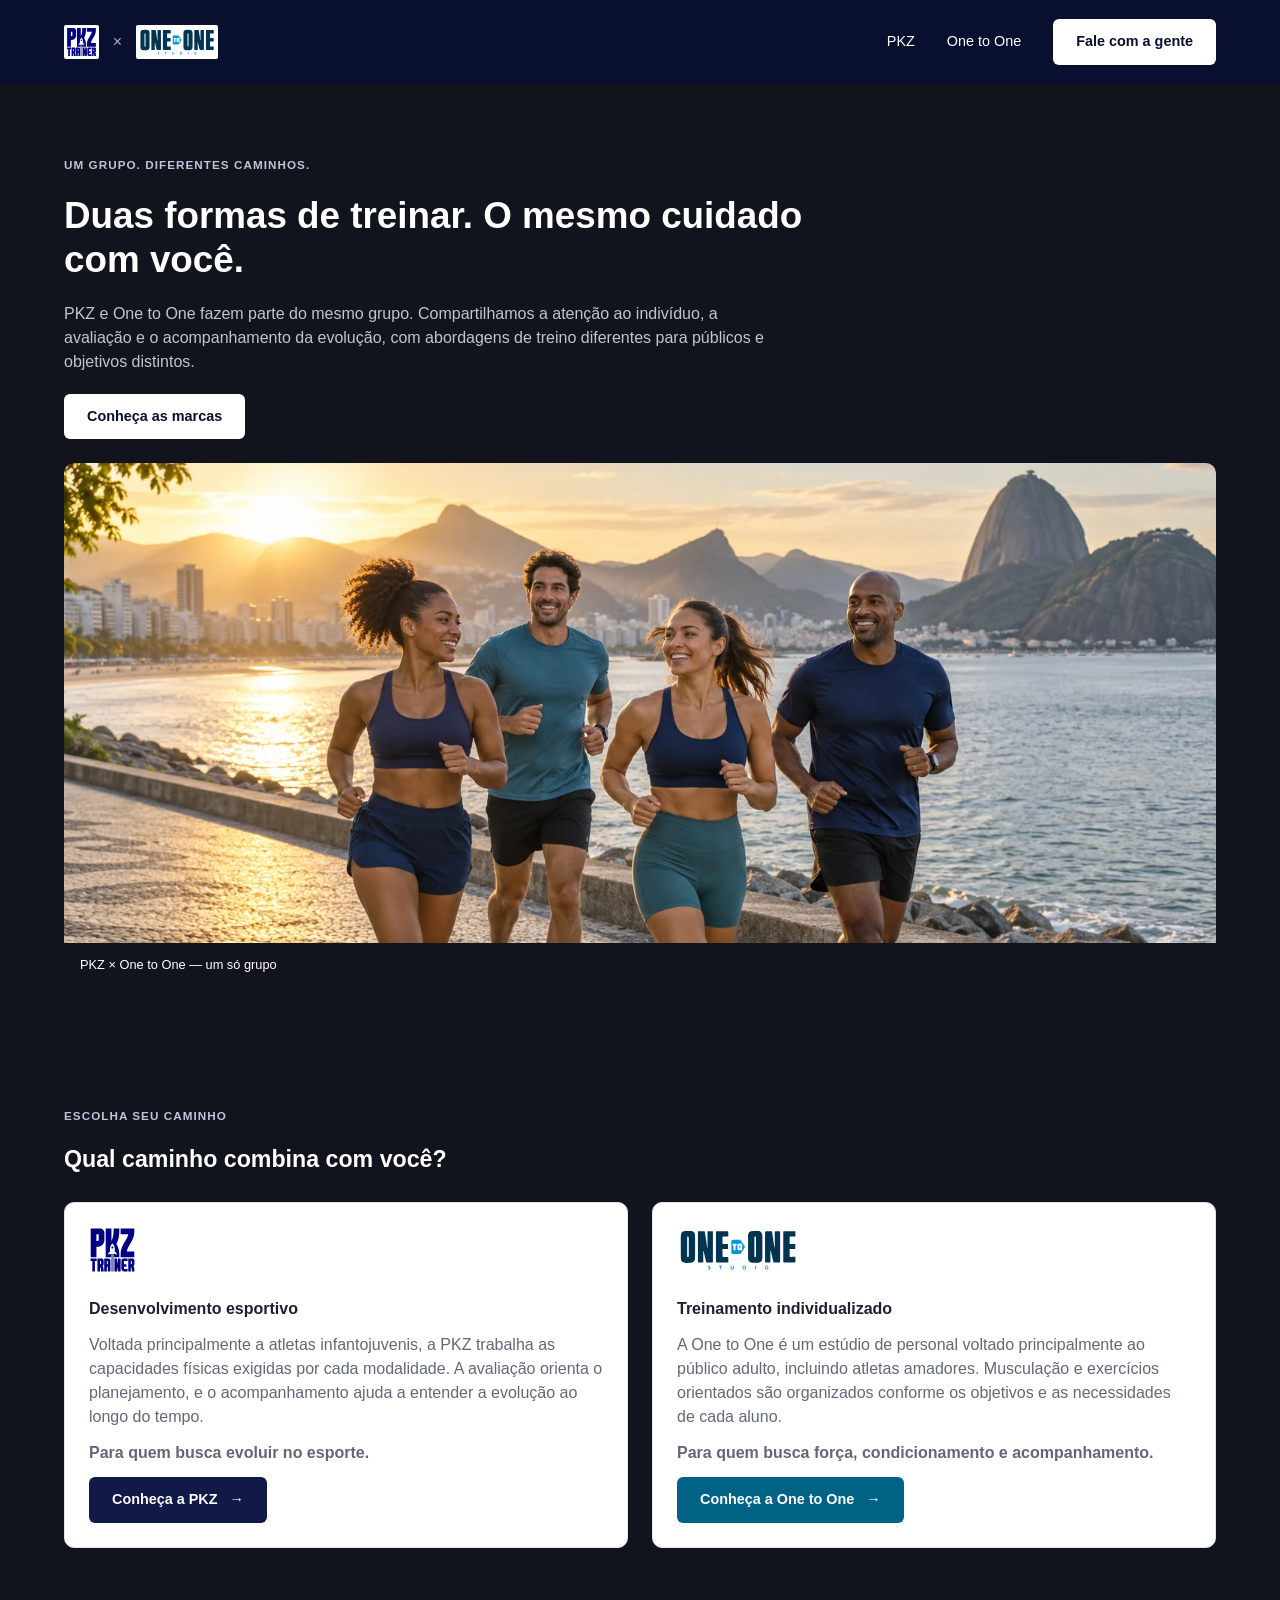
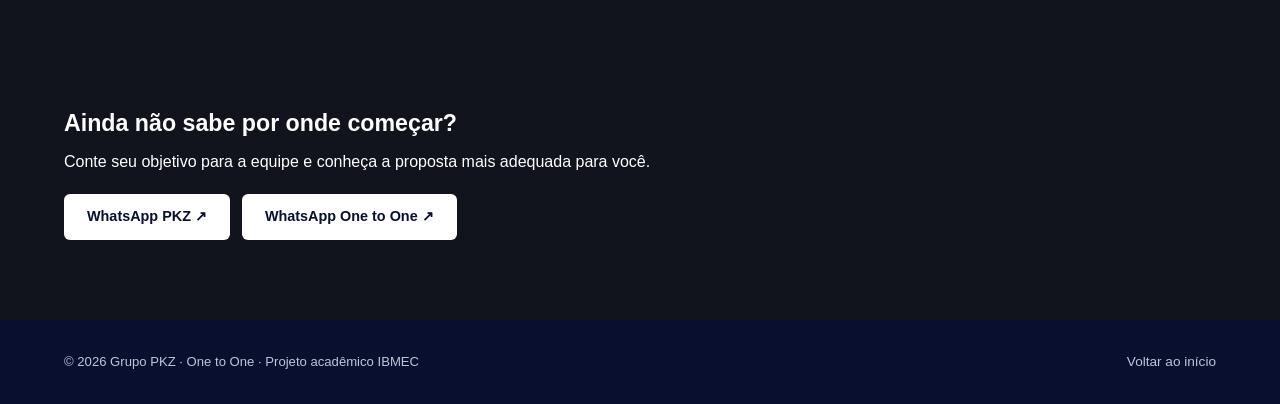
<file: index.html>
<!doctype html>
<html lang="pt-BR">

<head>
    <meta charset="UTF-8" />
    <meta name="viewport" content="width=device-width, initial-scale=1.0" />
    <meta name="description" content="Portal PKZ e One to One: treinamento, acompanhamento e agendamento de aulas." />
    <title>Início | PKZ · One to One</title>
    <link rel="icon" href="assets/logo-pkz.svg" type="image/svg+xml" />
    <link rel="stylesheet" href="comum.css" />
    <link rel="stylesheet" href="index.css" />
    <script src="comum.js" defer></script>
</head>

<body class="hub">
    <a class="pular" href="#conteudo">Pular para o conteúdo</a>
    <header class="cabecalho">
        <div class="container topo">
            <a class="marcas" href="index.html" aria-label="Início do grupo PKZ e One to One"><img
                    src="assets/logo-pkz.svg" alt="PKZ" /><span aria-hidden="true">×</span><img
                    src="assets/logo-one-to-one.svg" alt="One to One" /></a>
            <button class="menu-botao" aria-controls="menu" aria-expanded="false" aria-label="Abrir menu" type="button">
                ☰
            </button>
            <nav id="menu" class="menu" aria-label="Navegação principal">
                <a href="pkz.html">PKZ</a><a href="one-to-one.html">One to One</a><a class="botao claro"
                    href="#contato">Fale com a gente</a>
            </nav>
        </div>
    </header>
    <main id="conteudo">
        <!-- Apresentação do grupo e acesso às duas marcas. -->
        <section class="hub-hero container">
            <p class="etiqueta">UM GRUPO. DIFERENTES CAMINHOS.</p>
            <h1>Duas formas de treinar. O mesmo cuidado com você.</h1>
            <p>
                PKZ e One to One fazem parte do mesmo grupo. Compartilhamos a atenção ao indivíduo, a
                avaliação e o acompanhamento da evolução, com abordagens de treino diferentes para
                públicos e objetivos distintos.
            </p>
            <a class="botao claro" href="#empresas">Conheça as marcas</a>
            <figure class="banner">
                <img src="assets/hub_banner.webp" width="1536" height="1024" fetchpriority="high"
                    alt="Pessoas praticando atividades físicas ao ar livre" />
                <figcaption>PKZ × One to One — um só grupo</figcaption>
            </figure>
        </section>
        <section id="empresas" class="secao container">
            <p class="etiqueta">ESCOLHA SEU CAMINHO</p>
            <h2>Qual caminho combina com você?</h2>
            <div class="duas-colunas marcas-cards">
                <article class="cartao">
                    <img class="card-logo" src="assets/logo-pkz.svg" alt="PKZ" />
                    <h3>Desenvolvimento esportivo</h3>
                    <p>
                        Voltada principalmente a atletas infantojuvenis, a PKZ trabalha as capacidades
                        físicas exigidas por cada modalidade. A avaliação orienta o planejamento, e o
                        acompanhamento ajuda a entender a evolução ao longo do tempo.
                    </p>
                    <p><strong>Para quem busca evoluir no esporte.</strong></p>
                    <a class="botao" href="pkz.html">Conheça a PKZ <span aria-hidden="true">→</span></a>
                </article>
                <article class="cartao">
                    <img class="card-logo" src="assets/logo-one-to-one.svg" alt="One to One" />
                    <h3>Treinamento individualizado</h3>
                    <p>
                        A One to One é um estúdio de personal voltado principalmente ao público adulto,
                        incluindo atletas amadores. Musculação e exercícios orientados são organizados
                        conforme os objetivos e as necessidades de cada aluno.
                    </p>
                    <p><strong>Para quem busca força, condicionamento e acompanhamento.</strong></p>
                    <a class="botao azul" href="one-to-one.html">Conheça a One to One <span aria-hidden="true">→</span></a>
                </article>
            </div>
        </section>
        <section class="secao container" id="contato">
            <h2>Ainda não sabe por onde começar?</h2>
            <p>Conte seu objetivo para a equipe e conheça a proposta mais adequada para você.</p>
            <div class="acoes">
                <a class="botao claro" href="https://wa.me/5521972657266" target="_blank" rel="noopener noreferrer">WhatsApp
                    PKZ ↗</a><a class="botao claro" href="https://wa.me/5521971067347" target="_blank"
                    rel="noopener noreferrer">WhatsApp One to One ↗</a>
            </div>
        </section>
    </main>
    <footer class="rodape">
        <div class="container">
            <small>© 2026 Grupo PKZ · One to One · Projeto acadêmico IBMEC</small><a href="index.html">Voltar ao início</a>
        </div>
    </footer>
    </body>
    
    </html>
</file>
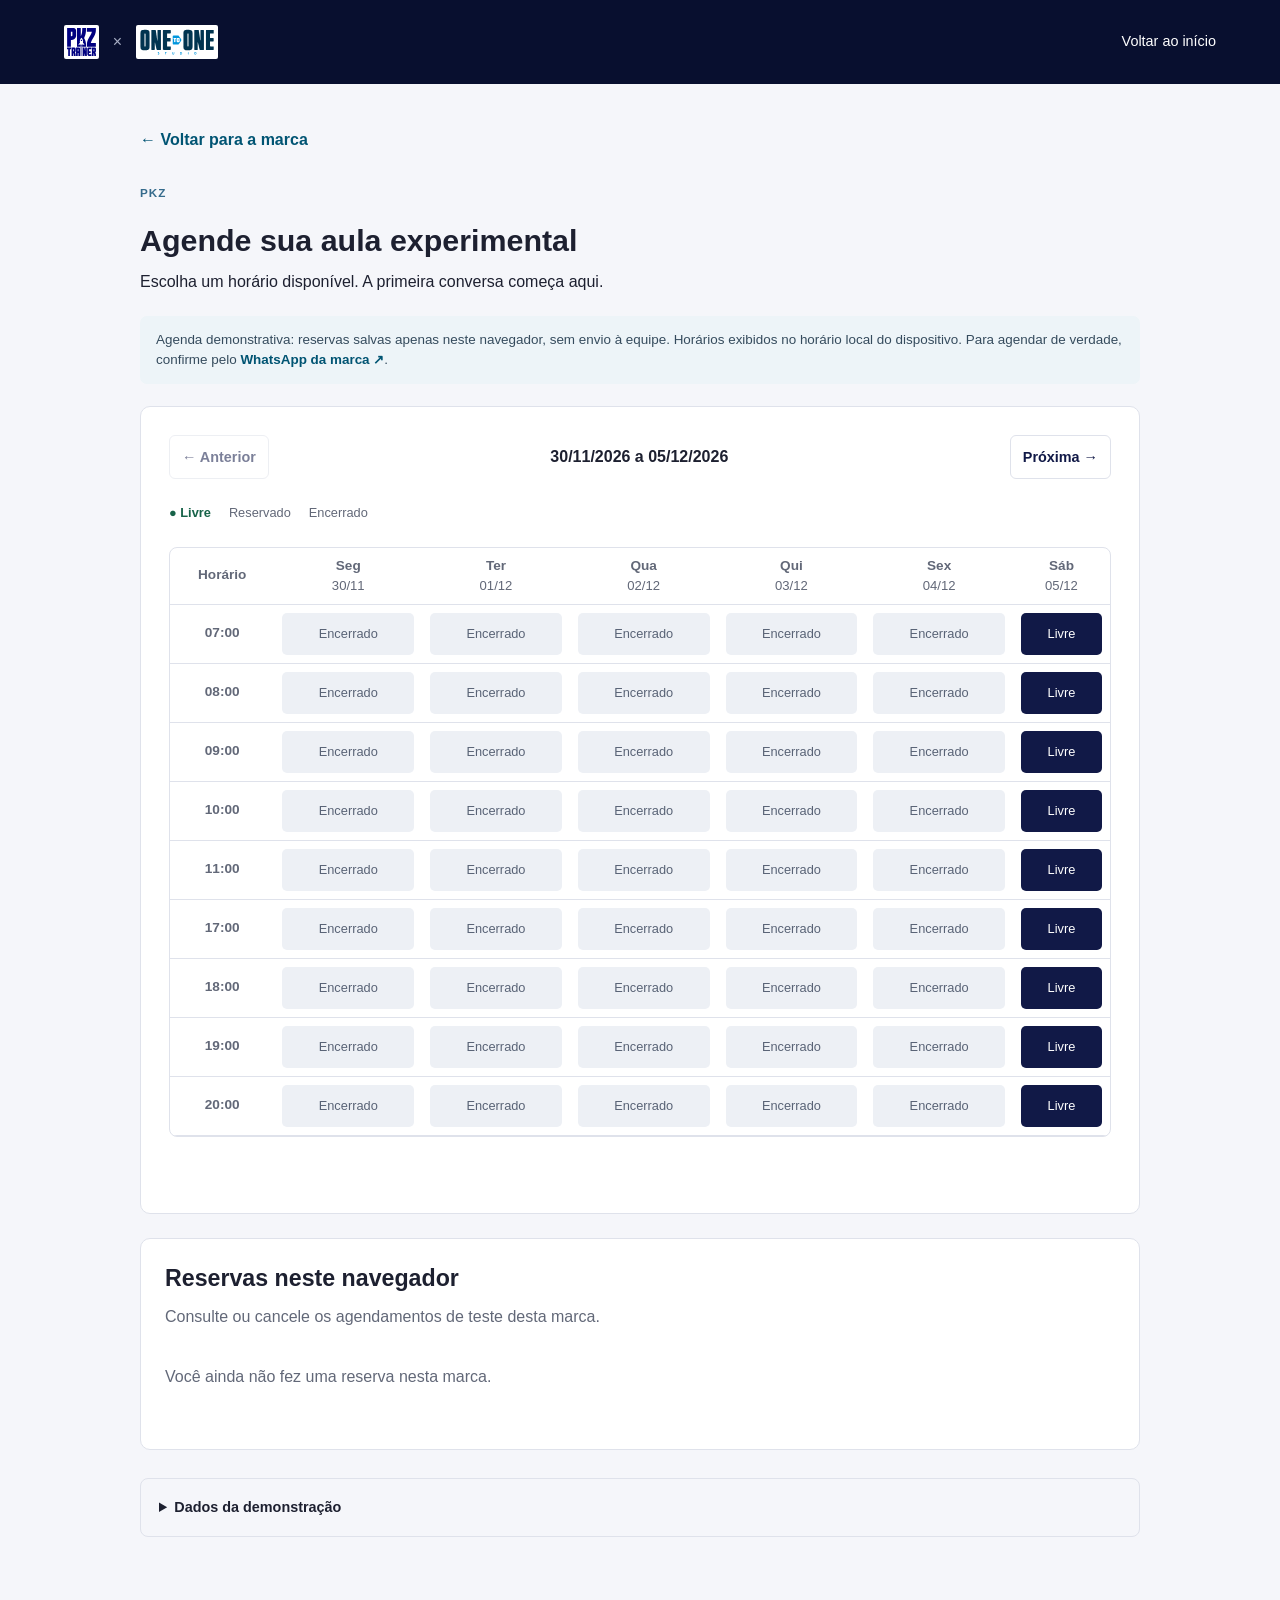
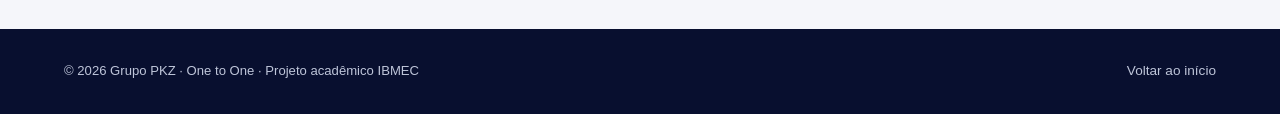
<file: agendamento.html>
<!doctype html>
<html lang="pt-BR">
  <head>
    <meta charset="UTF-8" />
    <meta name="viewport" content="width=device-width, initial-scale=1.0" />
    <meta
      name="description"
      content="Portal PKZ e One to One: treinamento, acompanhamento e agendamento de aulas."
    />
    <title>Agendamento | PKZ · One to One</title>
    <link rel="icon" href="assets/logo-pkz.svg" type="image/svg+xml" />
    <link rel="stylesheet" href="comum.css" />
    <link rel="stylesheet" href="agendamento.css" />
    <script src="comum.js" defer></script>
    <script src="dados.js" defer></script>
    <script src="agendamento.js" defer></script>
  </head>
  <body class="agenda-pagina">
    <a class="pular" href="#conteudo">Pular para o conteúdo</a>
    <header class="cabecalho">
      <div class="container topo">
        <a class="marcas" href="index.html" aria-label="Início do grupo PKZ e One to One"
          ><img src="assets/logo-pkz.svg" alt="PKZ" /><span aria-hidden="true">×</span
          ><img src="assets/logo-one-to-one.svg" alt="One to One" /></a
        ><a class="link-claro" href="index.html">Voltar ao início</a>
      </div>
    </header>
    <main id="conteudo" class="container agenda-container">
      <a id="voltar-marca" class="texto-link" href="pkz.html">← Voltar para a marca</a>
      <p class="etiqueta" id="nome-marca">PKZ</p>
      <h1>Agende sua aula experimental</h1>
      <p>Escolha um horário disponível. A primeira conversa começa aqui.</p>
      <p class="aviso">
        Agenda demonstrativa: reservas salvas apenas neste navegador, sem envio à equipe. Horários
        exibidos no horário local do dispositivo. Para agendar de verdade, confirme pelo
        <a
          id="whatsapp-agenda"
          class="texto-link"
          href="https://wa.me/5521972657266"
          target="_blank"
          rel="noopener noreferrer"
          >WhatsApp da marca ↗</a
        >.
      </p>
      <!-- A tabela permite consultar a semana atual e as três seguintes. -->
      <section class="cartao agenda-cartao" aria-labelledby="semana-texto">
        <div class="agenda-topo">
          <button type="button" class="botao secundario" id="anterior">← Anterior</button>
          <h2 id="semana-texto"></h2>
          <button type="button" class="botao secundario" id="proxima">Próxima →</button>
        </div>
        <p class="legenda"><span>● Livre</span><span>Reservado</span><span>Encerrado</span></p>
        <div class="dias-mobile" id="dias-mobile" role="group" aria-label="Escolha o dia"></div>
        <div
          class="tabela-rolagem"
          tabindex="0"
          role="region"
          aria-label="Horários disponíveis: tabela com rolagem horizontal"
        >
          <table id="grade">
            <caption class="visualmente-oculto">
              Horários da semana
            </caption>
          </table>
        </div>
        <p id="status-agenda" class="mensagem" role="status" aria-live="polite"></p>
      </section>
      <section class="cartao minhas-reservas" aria-labelledby="reservas-titulo">
        <h2 id="reservas-titulo">Reservas neste navegador</h2>
        <p>Consulte ou cancele os agendamentos de teste desta marca.</p>
        <div id="lista-reservas"></div>
      </section>
      <details class="dados-teste">
        <summary>Dados da demonstração</summary>
        <p>Use esta área para conferir o armazenamento local durante a apresentação.</p>
        <button
          class="botao secundario"
          id="ver-dados"
          type="button"
          aria-expanded="false"
          aria-controls="dados-json"
        >
          Ver dados salvos
        </button>
        <pre id="dados-json" hidden></pre>
        <button class="link-botao" id="limpar-reservas" type="button">
          Limpar reservas desta marca
        </button>
      </details>
    </main>
    <dialog id="reserva-modal" aria-labelledby="reserva-titulo">
      <form id="reserva-form">
        <h2 id="reserva-titulo">Confirmar horário</h2>
        <p id="resumo-horario"></p>
        <label for="reserva-nome">Nome do aluno ou responsável</label
        ><input
          id="reserva-nome"
          name="nome"
          required
          minlength="2"
          maxlength="80"
          autocomplete="name"
        />
        <label for="reserva-email">E-mail</label
        ><input
          id="reserva-email"
          name="email"
          type="email"
          required
          maxlength="120"
          autocomplete="email"
        />
        <label for="reserva-telefone">Telefone com DDD</label
        ><input
          id="reserva-telefone"
          name="telefone"
          type="tel"
          required
          maxlength="22"
          autocomplete="tel"
          placeholder="(21) 99999-9999"
        />
        <p id="erro-reserva" class="erro mensagem" role="alert"></p>
        <div class="acoes">
          <button class="botao secundario" type="button" data-fechar>Voltar</button
          ><button type="submit" class="botao">Confirmar reserva</button>
        </div>
      </form>
    </dialog>
    <dialog id="confirmar-exclusao" aria-labelledby="exclusao-titulo">
      <h2 id="exclusao-titulo">Cancelar reserva?</h2>
      <p id="exclusao-texto"></p>
      <div class="acoes">
        <button class="botao secundario" type="button" data-fechar>Manter</button
        ><button class="botao perigo" type="button" id="excluir-confirmado">Confirmar</button>
      </div>
    </dialog>
    <footer class="rodape">
      <div class="container">
        <small>© 2026 Grupo PKZ · One to One · Projeto acadêmico IBMEC</small
        ><a href="index.html">Voltar ao início</a>
      </div>
    </footer>
  </body>
</html>
</file>
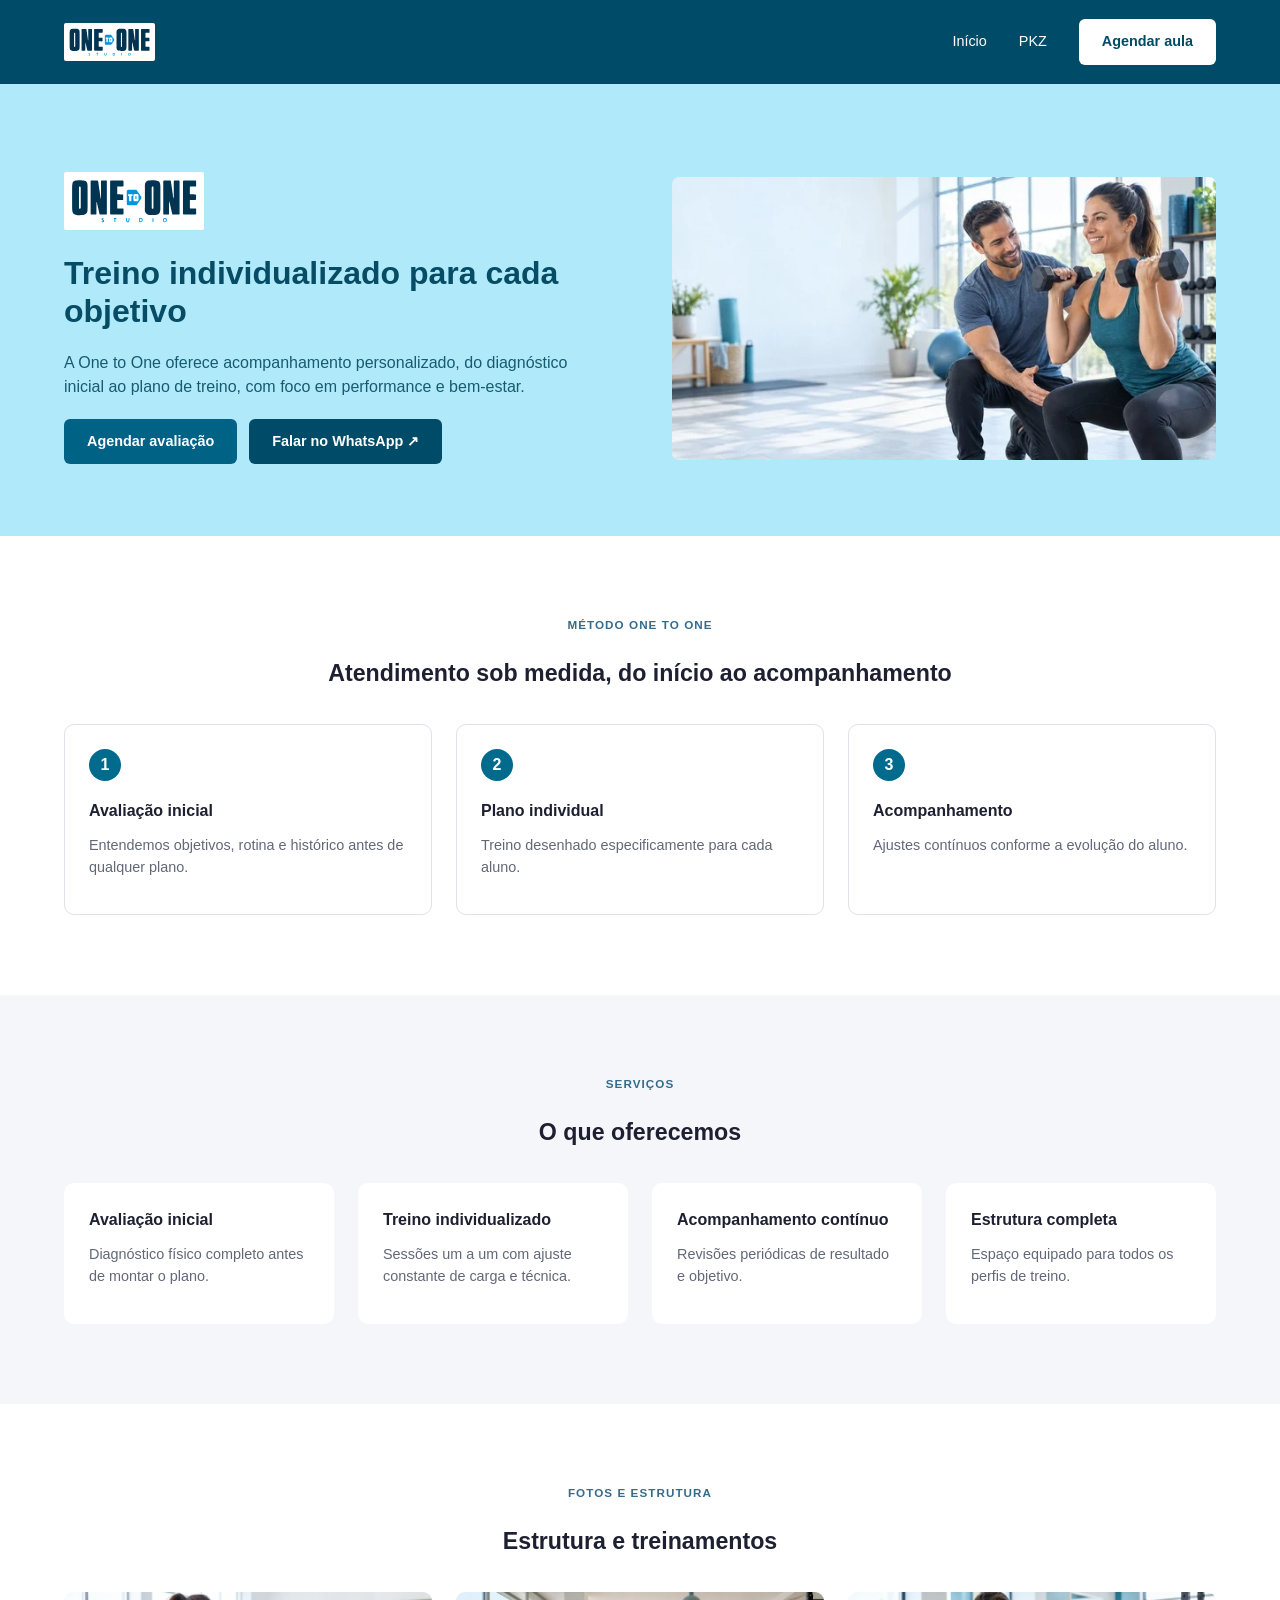
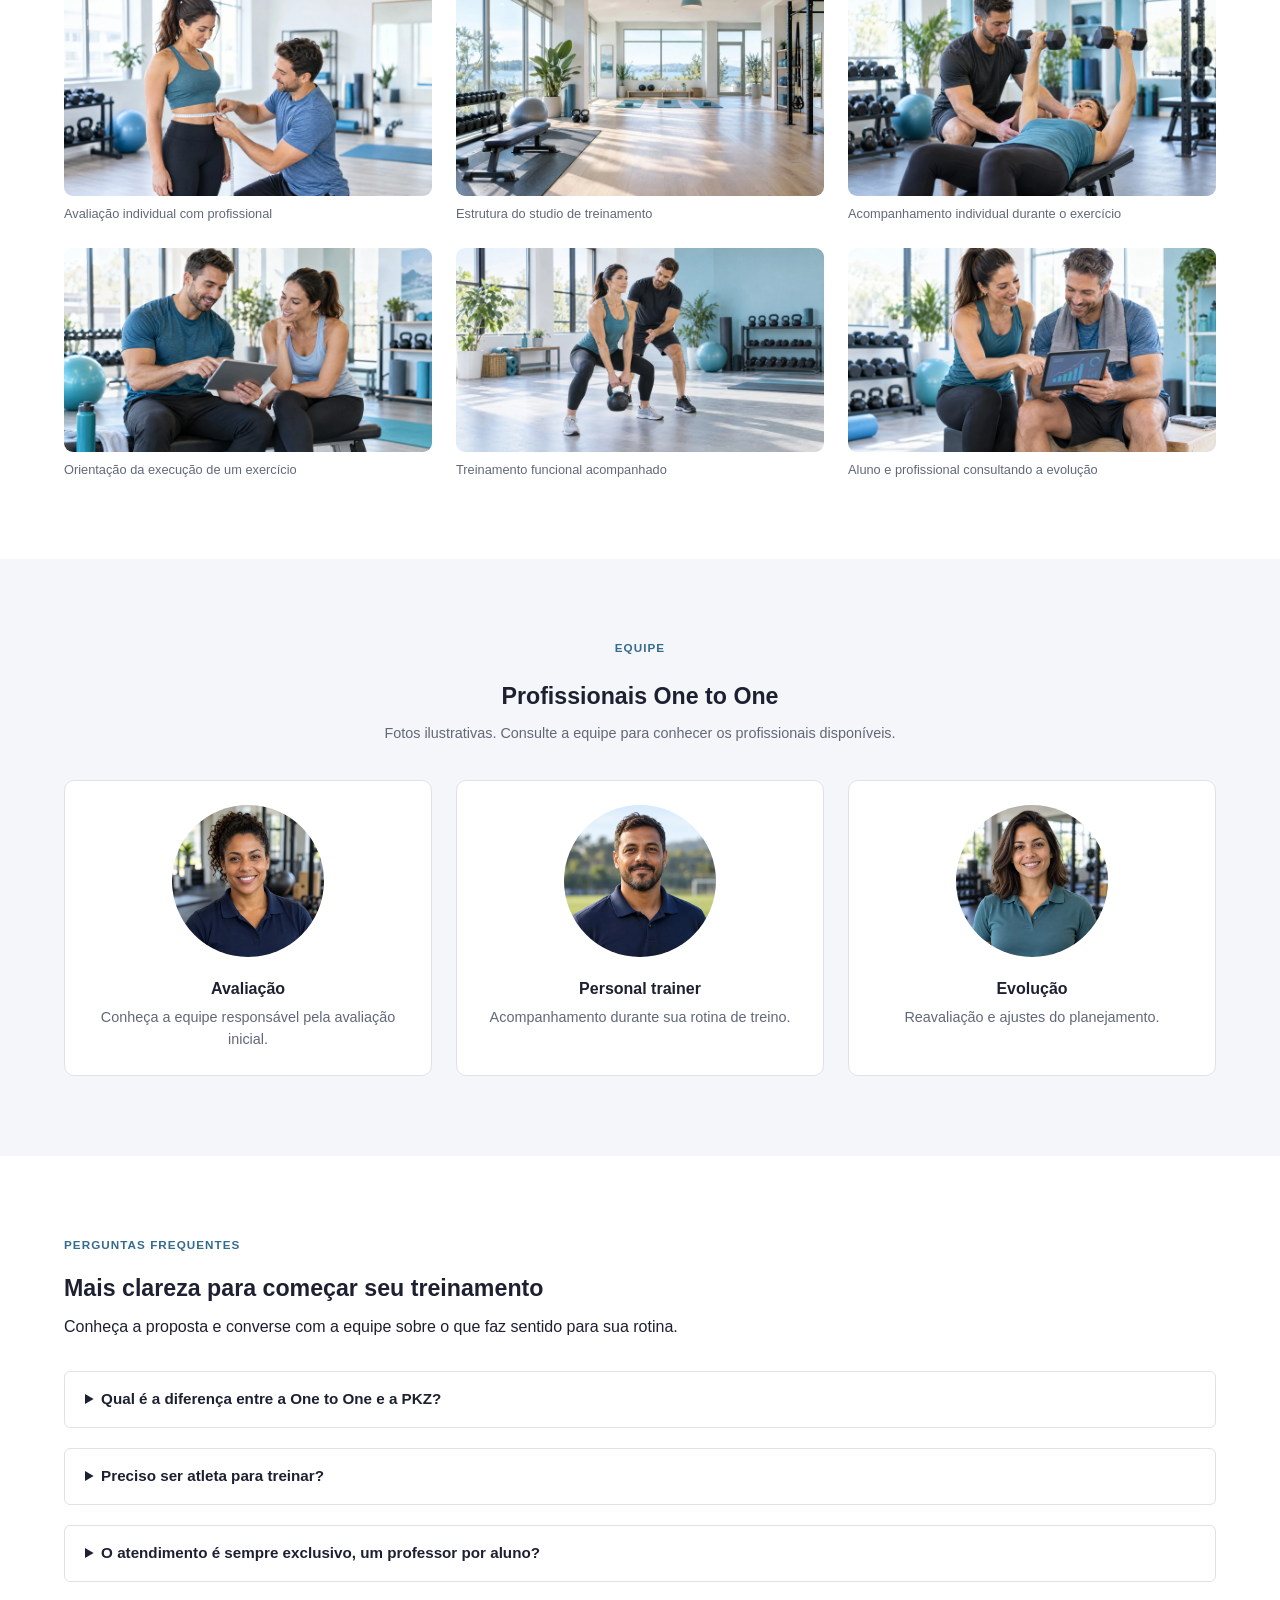
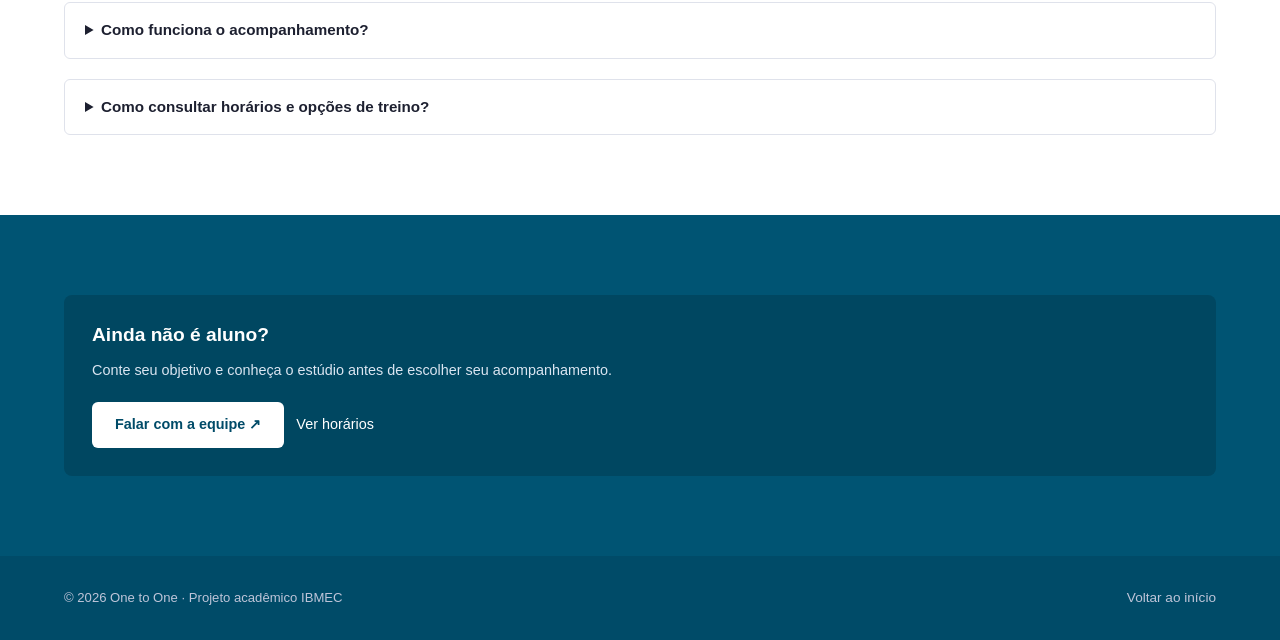
<file: one-to-one.html>
<!doctype html>
<html lang="pt-BR">

<head>
    <meta charset="UTF-8" />
    <meta name="viewport" content="width=device-width, initial-scale=1.0" />
    <meta name="description" content="Portal PKZ e One to One: treinamento, acompanhamento e agendamento de aulas." />
    <title>One to One | PKZ · One to One</title>
    <link rel="icon" href="assets/logo-pkz.svg" type="image/svg+xml" />
    <link rel="stylesheet" href="comum.css" />
    <link rel="stylesheet" href="one-to-one.css" />
    <script src="comum.js" defer></script>
</head>

<body class="oto">
    <a class="pular" href="#conteudo">Pular para o conteúdo</a>
    <header class="cabecalho">
        <div class="container topo">
            <a class="marca" href="index.html" aria-label="Voltar ao início do grupo"><img
                    src="assets/logo-one-to-one.svg" alt="One to One" /></a>
            <button class="menu-botao" aria-controls="menu" aria-expanded="false" aria-label="Abrir menu" type="button">
                ☰
            </button>
            <nav id="menu" class="menu" aria-label="Navegação principal">
                <a href="index.html">Início</a>
                <a href="pkz.html">PKZ</a>
                <a class="botao claro" href="agendamento.html?marca=oto">Agendar aula</a>
            </nav>
        </div>
    </header>
    <main id="conteudo">
        <!-- As duas marcas usam a mesma estrutura, mas têm conteúdos e cores próprios. -->
        <section class="hero-marca">
            <div class="container hero-grade">
                <div class="hero-texto">
                    <img class="hero-logo" src="assets/logo-one-to-one.svg" alt="One to One" />
                    <h1>Treino individualizado para cada objetivo</h1>
                    <p>
                        A One to One oferece acompanhamento personalizado, do diagnóstico inicial ao plano de
                        treino, com foco em performance e bem-estar.
                    </p>
                    <div class="acoes">
                        <a class="botao azul" href="agendamento.html?marca=oto">Agendar avaliação</a><a
                            class="botao escuro" href="https://wa.me/5521971067347" target="_blank"
                            rel="noopener noreferrer">Falar no WhatsApp ↗</a>
                    </div>
                    </div>
                <img class="foto-hero" src="assets/oto_hero.webp" alt="Treinamento individual com acompanhamento profissional"
                    width="650" height="330" />
                </div>
                </section>
                <section class="secao" id="metodo">
                    <div class="container">
                        <div class="titulo-secao">
                            <p class="etiqueta">MÉTODO ONE TO ONE</p>
                            <h2>Atendimento sob medida, do início ao acompanhamento</h2>
                        </div>
                        <div class="tres-colunas">
                            <article class="cartao">
                                <span class="numero">1</span>
                                <h3>Avaliação inicial</h3>
                                <p>Entendemos objetivos, rotina e histórico antes de qualquer plano.</p>
                            </article>
                            <article class="cartao">
                                <span class="numero">2</span>
                                <h3>Plano individual</h3>
                                <p>Treino desenhado especificamente para cada aluno.</p>
                            </article>
                            <article class="cartao">
                                <span class="numero">3</span>
                                <h3>Acompanhamento</h3>
                                <p>Ajustes contínuos conforme a evolução do aluno.</p>
                            </article>
                        </div>
                    </div>
                </section>
                <section class="secao suave" id="servicos">
                    <div class="container">
                        <div class="titulo-secao">
                            <p class="etiqueta">SERVIÇOS</p>
                            <h2>O que oferecemos</h2>
                        </div>
                        <div class="quatro-colunas">
                            <article class="cartao">
                                <h3>Avaliação inicial</h3>
                                <p>Diagnóstico físico completo antes de montar o plano.</p>
                            </article>
                            <article class="cartao">
                                <h3>Treino individualizado</h3>
                                <p>Sessões um a um com ajuste constante de carga e técnica.</p>
                            </article>
                            <article class="cartao">
                                <h3>Acompanhamento contínuo</h3>
                                <p>Revisões periódicas de resultado e objetivo.</p>
                            </article>
                            <article class="cartao">
                                <h3>Estrutura completa</h3>
                                <p>Espaço equipado para todos os perfis de treino.</p>
                            </article>
                        </div>
                    </div>
                </section>
                <section class="secao" id="estrutura">
                    <div class="container">
                        <div class="titulo-secao">
                            <p class="etiqueta">FOTOS E ESTRUTURA</p>
                            <h2>Estrutura e treinamentos</h2>
                        </div>
                        <div class="galeria">
                            <figure>
                                <img loading="lazy" src="assets/oto_assessment.webp" alt="Avaliação individual com profissional"
                                    width="650" height="370" />
                                <figcaption>Avaliação individual com profissional</figcaption>
                            </figure>
                            <figure>
                                <img loading="lazy" src="assets/oto_studio.webp" alt="Estrutura do studio de treinamento" width="650"
                                    height="370" />
                                <figcaption>Estrutura do studio de treinamento</figcaption>
                            </figure>
                            <figure>
                                <img loading="lazy" src="assets/oto_one_on_one.webp" alt="Acompanhamento individual durante o exercício"
                                    width="650" height="370" />
                                <figcaption>Acompanhamento individual durante o exercício</figcaption>
                            </figure>
                            <figure>
                                <img loading="lazy" src="assets/oto_methodology.webp" alt="Orientação da execução de um exercício"
                                    width="650" height="370" />
                                <figcaption>Orientação da execução de um exercício</figcaption>
                            </figure>
                            <figure>
                                <img loading="lazy" src="assets/oto_functional.webp" alt="Treinamento funcional acompanhado" width="650"
                                    height="370" />
                                <figcaption>Treinamento funcional acompanhado</figcaption>
                            </figure>
                            <figure>
                                <img loading="lazy" src="assets/oto_progress.webp" alt="Aluno e profissional consultando a evolução"
                                    width="650" height="370" />
                                <figcaption>Aluno e profissional consultando a evolução</figcaption>
                            </figure>
                        </div>
                    </div>
                </section>
                <section class="secao suave" id="equipe">
                    <div class="container">
                        <div class="titulo-secao">
                            <p class="etiqueta">EQUIPE</p>
                            <h2>Profissionais One to One</h2>
                            <p>
                                Fotos ilustrativas. Consulte a equipe para conhecer os profissionais disponíveis.
                            </p>
                        </div>
                        <div class="tres-colunas">
                            <article class="cartao profissional">
                                <img class="foto-profissional" src="assets/profissional-avaliacao.webp"
                                    alt="Retrato ilustrativo de uma profissional de avaliação" width="480" height="480"
                                    loading="lazy" />
                                <h3>Avaliação</h3>
                                <p>Conheça a equipe responsável pela avaliação inicial.</p>
                            </article>
                            <article class="cartao profissional">
                                <img class="foto-profissional" src="assets/profissional-treinador.webp"
                                    alt="Retrato ilustrativo de um treinador" width="480" height="480" loading="lazy" />
                                <h3>Personal trainer</h3>
                                <p>Acompanhamento durante sua rotina de treino.</p>
                            </article>
                            <article class="cartao profissional">
                                <img class="foto-profissional" src="assets/profissional-evolucao.webp"
                                    alt="Retrato ilustrativo de uma profissional de acompanhamento" width="480" height="480"
                                    loading="lazy" />
                                <h3>Evolução</h3>
                                <p>Reavaliação e ajustes do planejamento.</p>
                            </article>
                        </div>
                    </div>
                </section>
                <section class="secao" id="faq">
                    <div class="container">
                        <p class="etiqueta">PERGUNTAS FREQUENTES</p>
                        <h2>Mais clareza para começar seu treinamento</h2>
                        <p>Conheça a proposta e converse com a equipe sobre o que faz sentido para sua rotina.</p>
                        <div class="faq">
                            <details>
                                <summary>Qual é a diferença entre a One to One e a PKZ?</summary>
                                <p>
                                    As duas marcas integram o mesmo grupo. A One to One trabalha principalmente com
                                    adultos, musculação e treinamento individualizado. A PKZ tem foco no desenvolvimento
                                    esportivo de atletas infantojuvenis, com exercícios voltados às exigências de cada
                                    modalidade.
                                </p>
                            </details>
                            <details>
                                <summary>Preciso ser atleta para treinar?</summary>
                                <p>
                                    Não. A One to One atende atletas amadores e pessoas que não competem. A conversa
                                    inicial ajuda a entender seus objetivos e a orientar a proposta de acompanhamento.
                                </p>
                            </details>
                            <details>
                                <summary>O atendimento é sempre exclusivo, um professor por aluno?</summary>
                                <p>
                                    Treinamento individualizado significa considerar as necessidades de cada pessoa.
                                    Isso não implica, por si só, atendimento exclusivo. Consulte a equipe sobre a
                                    organização dos horários e o formato disponível.
                                </p>
                            </details>
                            <details>
                                <summary>Como funciona o acompanhamento?</summary>
                                <p>
                                    O trabalho reúne planejamento, orientação nas sessões e registros do que foi
                                    realizado. Observações e reavaliações ajudam a interpretar a evolução e orientar
                                    ajustes no treino.
                                </p>
                            </details>
                            <details>
                                <summary>Como consultar horários e opções de treino?</summary>
                                <p>
                                    Fale com a equipe para conhecer a disponibilidade e os formatos de acompanhamento. A
                                    proposta pode variar conforme a frequência e os serviços escolhidos.
                                </p>
                            </details>
                        </div>
                    </div>
                </section>
            <section class="secao contato-marca" id="contato">
                <div class="container">
                    <article class="contato-cartao">
                        <h2>Ainda não é aluno?</h2>
                        <p>Conte seu objetivo e conheça o estúdio antes de escolher seu acompanhamento.</p>
                        <div class="acoes">
                            <a class="botao claro" href="https://wa.me/5521971067347" target="_blank"
                                rel="noopener noreferrer">Falar com a equipe ↗</a><a class="link-claro"
                                href="agendamento.html?marca=oto">Ver horários</a>
                        </div>
                    </article>
                </div>
            </section>
            </main>
            <footer class="rodape">
                <div class="container">
                    <small>© 2026 One to One · Projeto acadêmico IBMEC</small><a href="index.html">Voltar ao início</a>
                </div>
            </footer>
            </body>
            
            </html>
</file>
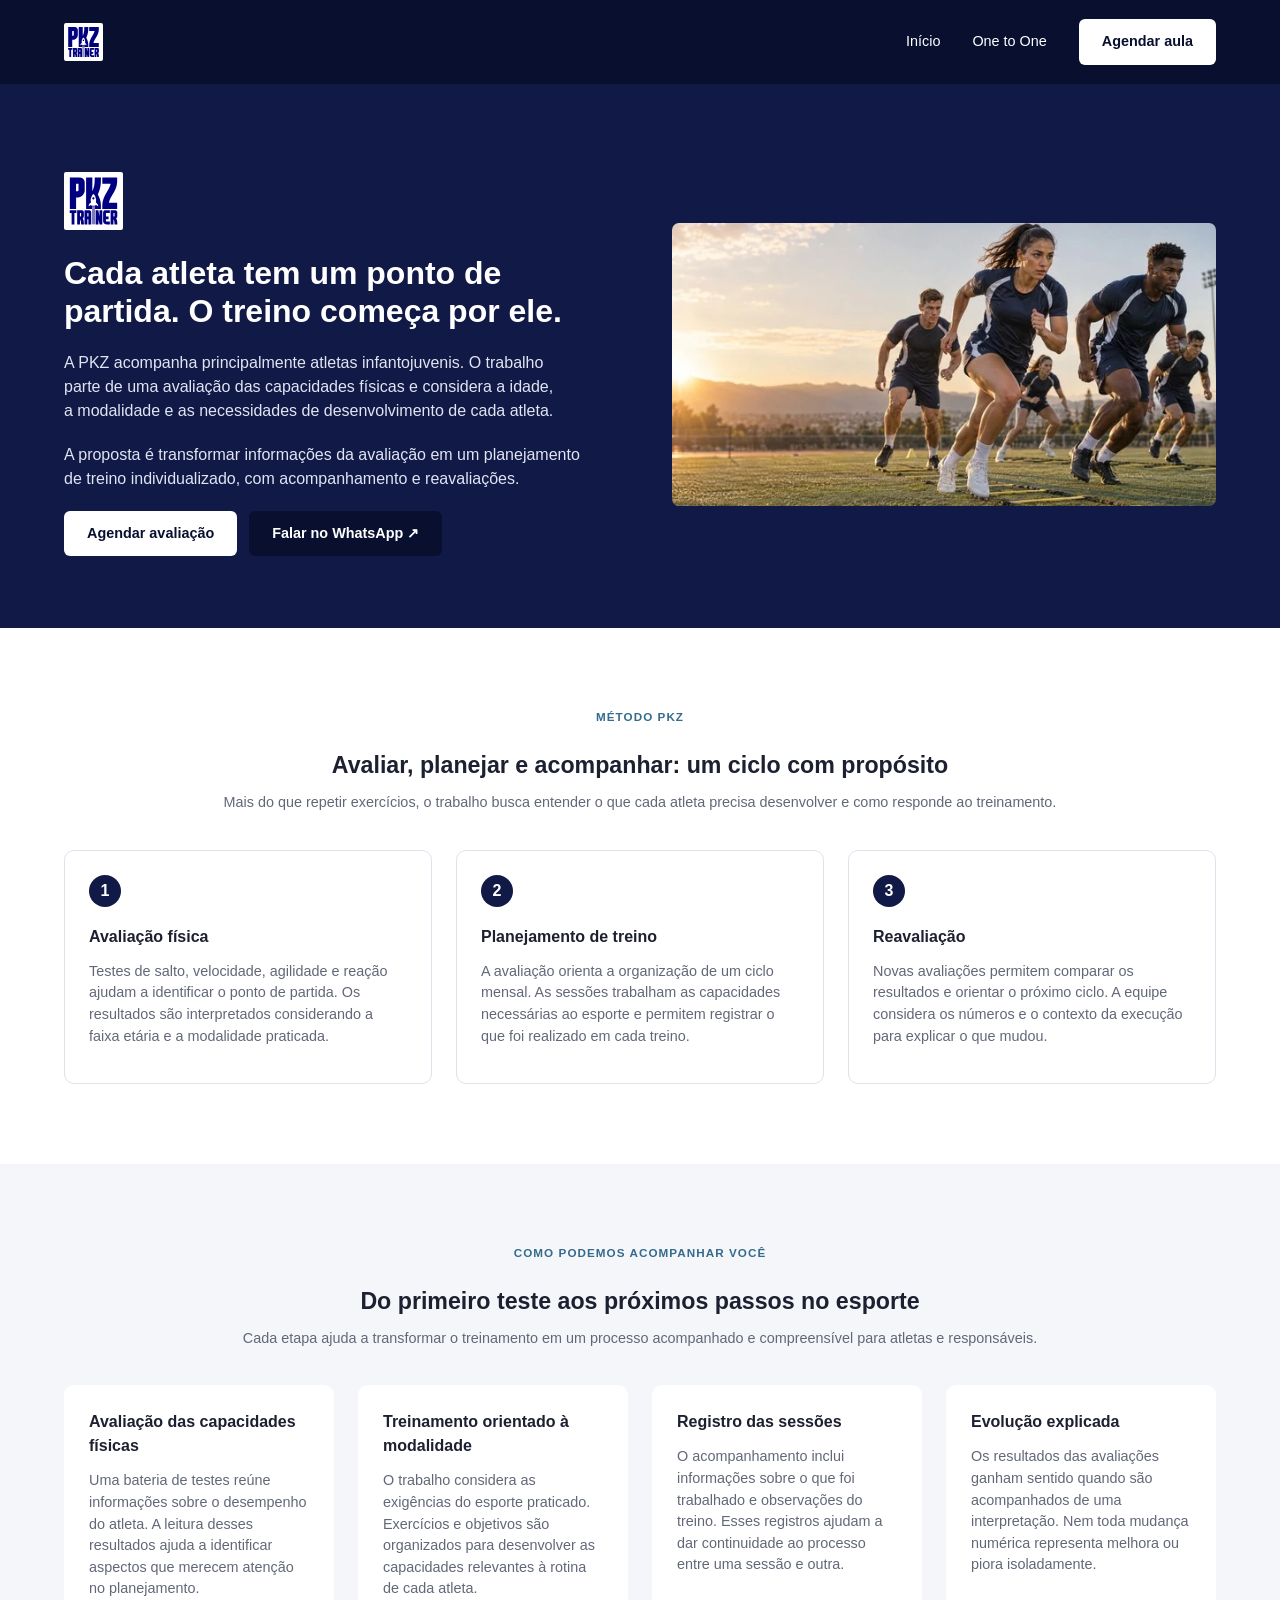
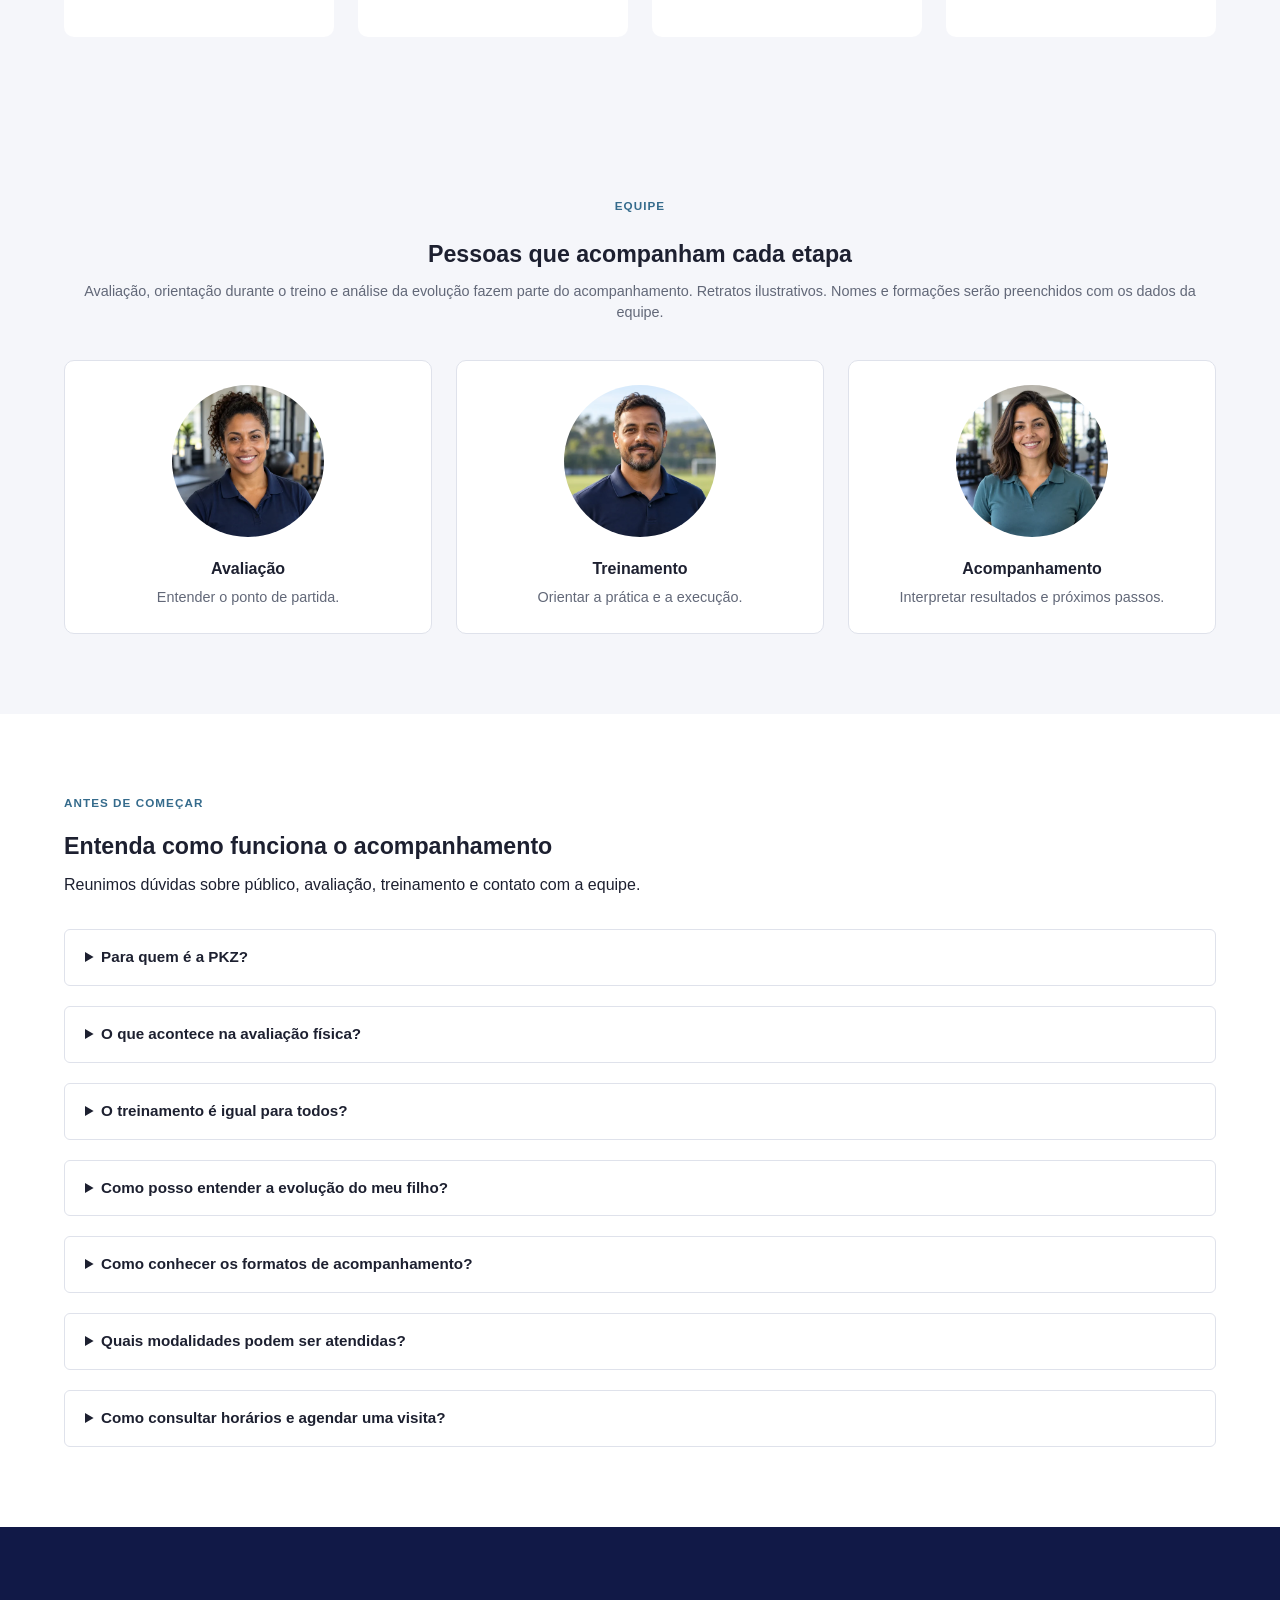
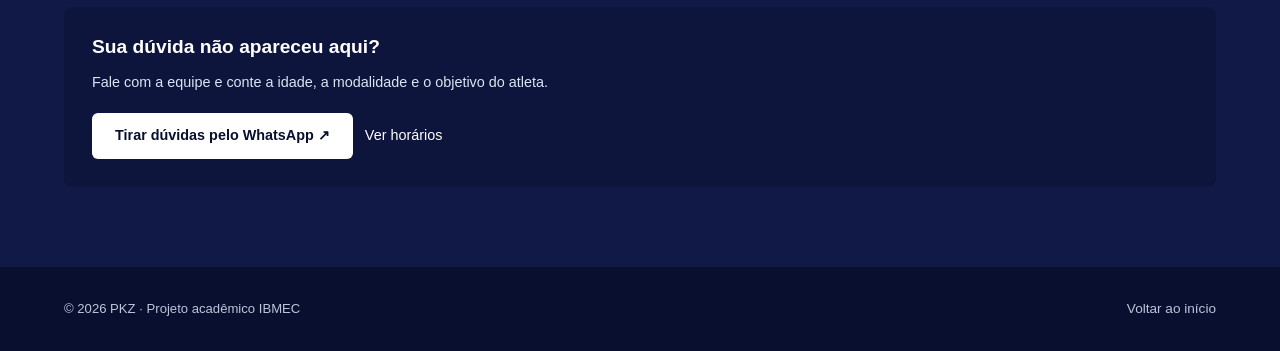
<file: pkz.html>
<!doctype html>
<html lang="pt-BR">
  <head>
    <meta charset="UTF-8" />
    <meta name="viewport" content="width=device-width, initial-scale=1.0" />
    <meta
      name="description"
      content="Portal PKZ e One to One: treinamento, acompanhamento e agendamento de aulas."
    />
    <title>PKZ | PKZ · One to One</title>
    <link rel="icon" href="assets/logo-pkz.svg" type="image/svg+xml" />
    <link rel="stylesheet" href="comum.css" />
    <link rel="stylesheet" href="pkz.css" />
    <script src="comum.js" defer></script>
  </head>
  <body class="pkz">
    <a class="pular" href="#conteudo">Pular para o conteúdo</a>
    <header class="cabecalho">
      <div class="container topo">
        <a class="marca" href="index.html" aria-label="Voltar ao início do grupo"
          ><img src="assets/logo-pkz.svg" alt="PKZ"
        /></a>
        <button
          class="menu-botao"
          aria-controls="menu"
          aria-expanded="false"
          aria-label="Abrir menu"
          type="button"
        >
          ☰
        </button>
        <nav id="menu" class="menu" aria-label="Navegação principal">
          <a href="index.html">Início</a>
          <a href="one-to-one.html">One to One</a>
          <a class="botao claro" href="agendamento.html?marca=pkz">Agendar aula</a>
        </nav>
      </div>
    </header>
    <main id="conteudo">
      <!-- As duas marcas usam a mesma estrutura, mas têm conteúdos e cores próprios. -->
      <section class="hero-marca">
        <div class="container hero-grade">
          <div class="hero-texto">
            <img class="hero-logo" src="assets/logo-pkz.svg" alt="PKZ" />
            <h1>Cada atleta tem um ponto de partida. O treino começa por ele.</h1>
            <p>
              A PKZ acompanha principalmente atletas infantojuvenis. O trabalho parte de uma
              avaliação das capacidades físicas e considera a idade, a modalidade e as necessidades
              de desenvolvimento de cada atleta.
            </p>
            <p>
              A proposta é transformar informações da avaliação em um planejamento de treino
              individualizado, com acompanhamento e reavaliações.
            </p>
            <div class="acoes">
              <a class="botao claro" href="agendamento.html?marca=pkz">Agendar avaliação</a
              ><a
                class="botao escuro"
                href="https://wa.me/5521972657266"
                target="_blank"
                rel="noopener noreferrer"
                >Falar no WhatsApp ↗</a
              >
            </div>
          </div>
          <img
            class="foto-hero"
            src="assets/pkz_hero.webp"
            alt="Atletas treinando no campo"
            width="650"
            height="330"
          />
        </div>
      </section>
      <section class="secao" id="metodo">
        <div class="container">
          <div class="titulo-secao">
            <p class="etiqueta">MÉTODO PKZ</p>
            <h2>Avaliar, planejar e acompanhar: um ciclo com propósito</h2>
            <p>
              Mais do que repetir exercícios, o trabalho busca entender o que cada atleta precisa
              desenvolver e como responde ao treinamento.
            </p>
          </div>
          <div class="tres-colunas">
            <article class="cartao">
              <span class="numero">1</span>
              <h3>Avaliação física</h3>
              <p>
                Testes de salto, velocidade, agilidade e reação ajudam a identificar o ponto de
                partida. Os resultados são interpretados considerando a faixa etária e a modalidade
                praticada.
              </p>
            </article>
            <article class="cartao">
              <span class="numero">2</span>
              <h3>Planejamento de treino</h3>
              <p>
                A avaliação orienta a organização de um ciclo mensal. As sessões trabalham as
                capacidades necessárias ao esporte e permitem registrar o que foi realizado em cada
                treino.
              </p>
            </article>
            <article class="cartao">
              <span class="numero">3</span>
              <h3>Reavaliação</h3>
              <p>
                Novas avaliações permitem comparar os resultados e orientar o próximo ciclo. A
                equipe considera os números e o contexto da execução para explicar o que mudou.
              </p>
            </article>
          </div>
        </div>
      </section>
      <section class="secao suave" id="servicos">
        <div class="container">
          <div class="titulo-secao">
            <p class="etiqueta">COMO PODEMOS ACOMPANHAR VOCÊ</p>
            <h2>Do primeiro teste aos próximos passos no esporte</h2>
            <p>
              Cada etapa ajuda a transformar o treinamento em um processo acompanhado e
              compreensível para atletas e responsáveis.
            </p>
          </div>
          <div class="quatro-colunas">
            <article class="cartao">
              <h3>Avaliação das capacidades físicas</h3>
              <p>
                Uma bateria de testes reúne informações sobre o desempenho do atleta. A leitura
                desses resultados ajuda a identificar aspectos que merecem atenção no planejamento.
              </p>
            </article>
            <article class="cartao">
              <h3>Treinamento orientado à modalidade</h3>
              <p>
                O trabalho considera as exigências do esporte praticado. Exercícios e objetivos são
                organizados para desenvolver as capacidades relevantes à rotina de cada atleta.
              </p>
            </article>
            <article class="cartao">
              <h3>Registro das sessões</h3>
              <p>
                O acompanhamento inclui informações sobre o que foi trabalhado e observações do
                treino. Esses registros ajudam a dar continuidade ao processo entre uma sessão e
                outra.
              </p>
            </article>
            <article class="cartao">
              <h3>Evolução explicada</h3>
              <p>
                Os resultados das avaliações ganham sentido quando são acompanhados de uma
                interpretação. Nem toda mudança numérica representa melhora ou piora isoladamente.
              </p>
            </article>
          </div>
        </div>
      </section>
      <section class="secao suave" id="equipe">
        <div class="container">
          <div class="titulo-secao">
            <p class="etiqueta">EQUIPE</p>
            <h2>Pessoas que acompanham cada etapa</h2>
            <p>
              Avaliação, orientação durante o treino e análise da evolução fazem parte do
              acompanhamento. Retratos ilustrativos. Nomes e formações serão preenchidos com os
              dados da equipe.
            </p>
          </div>
          <div class="tres-colunas">
            <article class="cartao profissional">
              <img class="foto-profissional" src="assets/profissional-avaliacao.webp"
                alt="Retrato ilustrativo de uma profissional de avaliação" width="480" height="480" loading="lazy" />
              <h3>Avaliação</h3>
              <p>Entender o ponto de partida.</p>
            </article>
            <article class="cartao profissional">
              <img class="foto-profissional" src="assets/profissional-treinador.webp"
                alt="Retrato ilustrativo de um treinador" width="480" height="480" loading="lazy" />
              <h3>Treinamento</h3>
              <p>Orientar a prática e a execução.</p>
            </article>
            <article class="cartao profissional">
              <img class="foto-profissional" src="assets/profissional-evolucao.webp"
                alt="Retrato ilustrativo de uma profissional de acompanhamento" width="480" height="480" loading="lazy" />
              <h3>Acompanhamento</h3>
              <p>Interpretar resultados e próximos passos.</p>
            </article>
          </div>
        </div>
      </section>
      <section class="secao" id="faq">
        <div class="container">
          <p class="etiqueta">ANTES DE COMEÇAR</p>
          <h2>Entenda como funciona o acompanhamento</h2>
          <p>Reunimos dúvidas sobre público, avaliação, treinamento e contato com a equipe.</p>
          <div class="faq">
            <details>
              <summary>Para quem é a PKZ?</summary>
              <p>
                O foco principal é o desenvolvimento esportivo de atletas infantojuvenis. A equipe
                considera a idade, a modalidade e o momento de cada atleta para orientar o
                acompanhamento. Converse conosco para entender o encaixe no programa.
              </p>
            </details>
            <details>
              <summary>O que acontece na avaliação física?</summary>
              <p>
                São realizados testes de capacidades como salto, velocidade, agilidade e reação. O
                objetivo é conhecer o ponto de partida e reunir informações para o planejamento do
                treino.
              </p>
            </details>
            <details>
              <summary>O treinamento é igual para todos?</summary>
              <p>
                Não. A proposta é individualizada e considera as exigências do esporte praticado. As
                capacidades trabalhadas e a forma de organizar os exercícios dependem das
                necessidades de cada atleta.
              </p>
            </details>
            <details>
              <summary>Como posso entender a evolução do meu filho?</summary>
              <p>
                A equipe utiliza avaliações, reavaliações e registros das sessões para acompanhar o
                processo. Os resultados devem ser explicados junto com o contexto do treino, para
                que os responsáveis entendam o significado das mudanças.
              </p>
            </details>
            <details>
              <summary>Como conhecer os formatos de acompanhamento?</summary>
              <p>
                O primeiro passo é conversar com a equipe e conhecer o trabalho. A frequência e os
                serviços incluídos podem variar conforme a proposta escolhida. Entre em contato para
                tirar dúvidas e consultar as opções.
              </p>
            </details>
            <details>
              <summary>Quais modalidades podem ser atendidas?</summary>
              <p>
                O treinamento é organizado conforme as exigências de cada esporte, e modalidades
                diferentes pedem capacidades diferentes. Converse com a equipe para confirmar o
                atendimento da modalidade do atleta.
              </p>
            </details>
            <details>
              <summary>Como consultar horários e agendar uma visita?</summary>
              <p>
                Na página Agendar é possível ver os horários disponíveis e reservar uma avaliação.
                Para combinar uma visita ou tirar dúvidas, fale com a equipe pelo WhatsApp.
              </p>
            </details>
          </div>
        </div>
      </section>
      <section class="secao contato-marca" id="contato">
        <div class="container">
          <article class="contato-cartao">
            <h2>Sua dúvida não apareceu aqui?</h2>
            <p>Fale com a equipe e conte a idade, a modalidade e o objetivo do atleta.</p>
            <div class="acoes">
              <a
                class="botao claro"
                href="https://wa.me/5521972657266"
                target="_blank"
                rel="noopener noreferrer"
                >Tirar dúvidas pelo WhatsApp ↗</a
              ><a class="link-claro" href="agendamento.html?marca=pkz">Ver horários</a>
            </div>
          </article>
        </div>
      </section>
    </main>
    <footer class="rodape">
      <div class="container">
        <small>© 2026 PKZ · Projeto acadêmico IBMEC</small><a href="index.html">Voltar ao início</a>
      </div>
    </footer>
  </body>
</html>
</file>
<file: comum.css>
/* Base, cabeçalho, botões e componentes usados em mais de uma página. Estilos do celular primeiro. */

:root {
  --marinho: #080f2f;
  --principal: #111947;
  --azul: #005473;
  --texto: #1d2030;
  --suave: #626878;
  --fundo: #f5f6fa;
  --borda: #dfe2eb;
}

* {
  box-sizing: border-box;
}

html {
  scroll-behavior: smooth;
  scroll-padding-top: 24px;
}

body {
  margin: 0;
  color: var(--texto);
  background: white;
  font: 16px/1.5 Arial, sans-serif;
  overflow-wrap: break-word;
}

img {
  display: block;
  max-width: 100%;
  height: auto;
}

a {
  color: inherit;
  text-decoration: none;
}

a:hover {
  text-decoration: underline;
}

button,
input,
select {
  font: inherit;
}

button,
a,
input,
select,
summary {
  -webkit-tap-highlight-color: transparent;
}

button,
summary {
  cursor: pointer;
}

button:disabled {
  cursor: not-allowed;
  opacity: 0.55;
}

h1,
h2,
h3,
p,
figure {
  margin: 0;
}

h1 {
  font-size: 1.9rem;
  line-height: 1.2;
}

h2 {
  font-size: 1.45rem;
  line-height: 1.3;
}

h3 {
  font-size: 1rem;
}

p {
  margin: 12px 0;
}

small {
  font-size: 0.82rem;
}

[hidden] {
  display: none !important;
}

:focus-visible {
  outline: 3px solid #1689b8;
  outline-offset: 4px;
}

.container {
  width: calc(100% - 32px);
  max-width: 1312px;
  margin: 0 auto;
}

.pular {
  position: fixed;
  top: 10px;
  left: 10px;
  z-index: 100;
  padding: 12px;
  background: white;
  color: var(--marinho);
  transform: translateY(-180%);
}
.pular:focus {
  transform: none;
}

.visualmente-oculto {
  position: absolute;
  width: 1px;
  height: 1px;
  overflow: hidden;
  clip-path: inset(50%);
  white-space: nowrap;
}

.cabecalho {
  color: white;
  background: var(--marinho);
}

.topo {
  min-height: 84px;
  display: flex;
  align-items: center;
  justify-content: space-between;
  gap: 16px;
  position: relative;
  flex-wrap: wrap;
  padding: 12px 0;
}

.topo > .link-claro {
  flex: 1;
  min-width: 0;
  text-align: right;
}

.marcas {
  display: flex;
  align-items: center;
  gap: 14px;
  flex-shrink: 0;
}

.marcas img {
  background: white;
  padding: 2px;
  border-radius: 2px;
  width: auto;
  max-width: 82px;
  height: 34px;
}

.marcas span {
  color: #a8afc5;
}

.marca img {
  background: white;
  padding: 3px;
  border-radius: 2px;
  height: 38px;
  width: auto;
  max-width: 130px;
}

.menu-botao {
  border: 1px solid #8490a6;
  border-radius: 6px;
  color: white;
  background: transparent;
  padding: 6px 12px;
  font-size: 1.4rem;
}

.menu {
  display: none;
  position: absolute;
  top: 100%;
  right: 0;
  left: 0;
  z-index: 20;
  padding: 18px;
  background: var(--marinho);
  border-radius: 0 0 8px 8px;
}

.menu.aberto {
  display: flex;
  flex-direction: column;
  align-items: stretch;
  gap: 18px;
}

.menu a {
  display: flex;
  align-items: center;
  min-height: 44px;
  font-size: 0.9rem;
}

.menu-botao {
  flex-shrink: 0;
}

.botao {
  display: inline-flex;
  justify-content: center;
  align-items: center;
  gap: 12px;
  min-height: 44px;
  padding: 11px 22px;
  border: 1px solid transparent;
  border-radius: 6px;
  background: var(--principal);
  color: white;
  font-size: 0.9rem;
  font-weight: bold;
  text-align: center;
  cursor: pointer;
}

.botao:hover {
  filter: brightness(1.12);
  text-decoration: none;
}

.botao.claro {
  background: white;
  color: var(--marinho);
}

.botao.azul {
  background: #006285;
  color: white;
}

.botao.escuro {
  background: var(--marinho);
  color: white;
}

.botao.secundario {
  background: white;
  border-color: var(--borda);
  color: var(--principal);
}

.botao.perigo {
  background: #a62632;
}

.acoes {
  display: flex;
  flex-wrap: wrap;
  align-items: center;
  gap: 12px;
  margin-top: 20px;
}

.link-claro {
  color: white;
  font-size: 0.9rem;
}

.texto-link,
.link-botao {
  color: var(--azul);
  font-weight: bold;
}

.link-botao {
  display: inline-block;
  padding: 8px 0;
  background: transparent;
  border: 0;
  font-size: 0.9rem;
  text-align: left;
}

.link-botao:hover,
.texto-link:hover {
  text-decoration: underline;
}

.rodape {
  background: var(--marinho);
  color: #bec5d9;
  padding: 32px 0;
}
.rodape .container {
  display: flex;
  justify-content: space-between;
  gap: 18px;
  flex-wrap: wrap;
}

.rodape a {
  font-size: 0.85rem;
}

.etiqueta {
  font-size: 0.73rem;
  font-weight: bold;
  letter-spacing: 0.09em;
  color: #356b8c;
  margin: 0 0 20px;
}

.secao {
  padding: 60px 0;
}

.oto {
  --principal: #005473;
  --marinho: #004b68;
}

.duas-colunas,
.tres-colunas,
.quatro-colunas,
.galeria {
  grid-template-columns: minmax(0, 1fr);
  display: grid;
  gap: 24px;
}

/* As colunas podem encolher sem empurrar a página para os lados. */
.hero-grade > *,
.duas-colunas > *,
.tres-colunas > *,
.quatro-colunas > *,
.galeria > *,
.item-lista > * {
  min-width: 0;
}

.cartao {
  padding: 24px;
  border: 1px solid var(--borda);
  border-radius: 10px;
  background: white;
  min-width: 0;
}

.cartao p {
  color: var(--suave);
}

form {
  display: flex;
  flex-direction: column;
}

label {
  font-size: 0.9rem;
  font-weight: bold;
  margin-top: 16px;
  margin-bottom: 6px;
}

input,
select {
  width: 100%;
  min-width: 0;
  padding: 11px 12px;
  border: 1px solid #b9c0ce;
  border-radius: 6px;
  background: white;
  color: var(--texto);
}

input:focus,
select:focus {
  border-color: var(--azul);
}

form > .botao {
  margin-top: 12px;
}

.aviso {
  border-radius: 7px;
  background: #edf4f8;
  color: #354b5d;
  padding: 14px 16px;
  font-size: 0.84rem;
  margin: 22px 0;
}

.aviso p {
  margin: 6px 0;
  color: inherit;
}

.mensagem {
  min-height: 24px;
  font-size: 0.9rem;
}

.erro {
  color: #a52230 !important;
}

dialog {
  width: calc(100% - 32px);
  max-width: 480px;
  max-height: calc(100% - 40px);
  overflow-y: auto;
  border: 1px solid var(--borda);
  border-radius: 12px;
  padding: 28px;
  color: var(--texto);
}

dialog::backdrop {
  background: rgb(5 12 35 / 65%);
}

dialog h2 {
  font-size: 1.35rem;
}

dialog .acoes {
  justify-content: flex-end;
}

.item-lista {
  display: flex;
  justify-content: space-between;
  align-items: center;
  gap: 16px;
  flex-wrap: wrap;
  padding: 20px 0;
  border-bottom: 1px solid var(--borda);
}

.item-lista:last-child {
  border-bottom: 0;
}

.item-lista p {
  margin: 2px 0;
  color: var(--texto);
}

.item-lista small {
  color: var(--suave);
}

.vazio {
  padding: 24px 0;
}

/* Quatro pontos de quebra: 480, 640, 900 e 1200 px. */
@media (min-width: 480px) {
  .container {
    width: calc(100% - 40px);
  }
}

@media (min-width: 640px) {
  .container {
    width: calc(100% - 64px);
  }
  .duas-colunas {
    grid-template-columns: repeat(2, minmax(0, 1fr));
  }
  .galeria {
    grid-template-columns: repeat(2, minmax(0, 1fr));
  }
  .quatro-colunas {
    grid-template-columns: repeat(2, minmax(0, 1fr));
  }
  .secao {
    padding: 72px 0;
  }
}

@media (min-width: 900px) {
  .topo {
    flex-wrap: nowrap;
    padding: 0;
  }
  .menu-botao {
    display: none;
  }
  .menu {
    display: flex;
    position: static;
    flex-direction: row;
    align-items: center;
    gap: 32px;
    padding: 0;
  }
  .menu.aberto {
    display: flex;
    position: static;
    flex-direction: row;
    align-items: center;
    gap: 32px;
    padding: 0;
  }
  .tres-colunas {
    grid-template-columns: repeat(3, minmax(0, 1fr));
  }
  .galeria {
    grid-template-columns: repeat(3, minmax(0, 1fr));
  }
  .quatro-colunas {
    grid-template-columns: repeat(4, minmax(0, 1fr));
  }
}

@media (min-width: 1200px) {
  .container {
    width: calc(100% - 128px);
  }
  .secao {
    padding: 80px 0;
  }
}

@media (prefers-reduced-motion: reduce) {
  html {
    scroll-behavior: auto;
  }
}
</file>
<file: index.css>
/* Página inicial do grupo. Estilos do celular primeiro. */

.hub {
  background: #11141d;
  color: white;
}

.hub-hero {
  padding-top: 40px;
  padding-bottom: 40px;
}

.hub .etiqueta {
  color: #bec5d9;
}

.hub-hero h1 {
  max-width: 740px;
}

.hub-hero > p:not(.etiqueta) {
  max-width: 700px;
  color: #c1c5cf;
  margin: 20px 0;
}

.banner {
  margin-top: 24px;
  border-radius: 10px;
  overflow: hidden;
}

.banner img {
  width: 100%;
  height: 240px;
  object-fit: cover;
  object-position: 50% 30%;
}

.banner figcaption {
  padding: 12px 16px;
  font-size: 0.8rem;
}

.marcas-cards {
  margin-top: 28px;
}

.hub .cartao {
  color: var(--texto);
}

.card-logo {
  width: auto;
  height: 46px;
  max-width: 150px;
  margin-bottom: 24px;
}

/* A foto ganha altura conforme a tela aumenta. */
@media (min-width: 480px) {
  .banner img {
    height: 280px;
  }
}

@media (min-width: 640px) {
  .hub-hero {
    padding-top: 56px;
  }
  .banner img {
    height: 340px;
  }
}

@media (min-width: 900px) {
  .hub-hero {
    padding-top: 72px;
  }
  .hub-hero h1 {
    font-size: 2.3rem;
  }
  .banner img {
    height: 400px;
  }
}

@media (min-width: 1200px) {
  .banner img {
    height: 480px;
  }
}
</file>
<file: agendamento.css>
/* Agenda e reservas. Estilos do celular primeiro. */

.agenda-pagina {
  background: var(--fundo);
}

.agenda-container {
  max-width: 1000px;
  padding: 44px 0 64px;
}

.agenda-container > .etiqueta {
  margin-top: 32px;
}

.agenda-topo {
  display: flex;
  align-items: center;
  justify-content: space-between;
  flex-wrap: wrap;
  gap: 12px;
}

.agenda-topo h2 {
  font-size: 1rem;
  order: -1;
  width: 100%;
  text-align: center;
}

.agenda-topo .botao {
  padding: 9px 12px;
}

.legenda {
  display: flex;
  flex-wrap: wrap;
  gap: 18px;
  font-size: 0.8rem;
  padding: 12px 0;
}

.legenda span:first-child {
  color: #176349;
  font-weight: bold;
}

.dias-mobile {
  display: grid;
  grid-template-columns: repeat(3, minmax(0, 1fr));
  gap: 8px;
  margin-bottom: 12px;
}

.dias-mobile button {
  min-height: 44px;
  padding: 6px;
  border: 1px solid var(--borda);
  border-radius: 6px;
  background: white;
  color: var(--principal);
  font-size: 0.85rem;
  font-weight: bold;
}

.dias-mobile button[aria-pressed="true"] {
  background: var(--principal);
  border-color: var(--principal);
  color: white;
}

.dias-mobile small {
  display: block;
  font-weight: normal;
}

.tabela-rolagem {
  overflow-x: auto;
  border: 1px solid var(--borda);
  border-radius: 8px;
}

table {
  border-collapse: collapse;
  width: 100%;
}

th,
td {
  padding: 8px;
  text-align: center;
  border-bottom: 1px solid var(--borda);
}

th {
  font-size: 0.85rem;
  color: var(--suave);
}

th small {
  display: block;
  font-weight: normal;
}

.slot {
  width: 100%;
  min-height: 42px;
  padding: 6px 8px;
  border: 0;
  border-radius: 5px;
  background: var(--principal);
  color: white;
  font-size: 0.8rem;
}

.slot:hover:not(:disabled) {
  background: #006285;
}

.slot:disabled {
  background: #edf0f5;
  color: #596376;
  opacity: 1;
}

.minhas-reservas {
  margin-top: 24px;
}

.dados-teste {
  margin: 28px 0;
  padding: 18px;
  border: 1px solid var(--borda);
  border-radius: 8px;
}

.dados-teste summary {
  font-size: 0.9rem;
  font-weight: bold;
}

.dados-teste .link-botao {
  margin-left: 16px;
}

pre {
  max-height: 320px;
  overflow: auto;
  white-space: pre-wrap;
  overflow-wrap: anywhere;
  padding: 16px;
  background: #e9edf4;
  font-size: 0.8rem;
}

/* No celular só a coluna de horário e a do dia escolhido aparecem. */
@media (max-width: 639px) {
  #grade[data-dia="0"] :is(th, td):not(:first-child, :nth-child(2)),
  #grade[data-dia="1"] :is(th, td):not(:first-child, :nth-child(3)),
  #grade[data-dia="2"] :is(th, td):not(:first-child, :nth-child(4)),
  #grade[data-dia="3"] :is(th, td):not(:first-child, :nth-child(5)),
  #grade[data-dia="4"] :is(th, td):not(:first-child, :nth-child(6)),
  #grade[data-dia="5"] :is(th, td):not(:first-child, :nth-child(7)) {
    display: none;
  }
}

@media (min-width: 640px) {
  .dias-mobile {
    display: none;
  }
  table {
    min-width: 650px;
  }
  .agenda-topo h2 {
    order: 0;
    width: auto;
  }
  .agenda-cartao {
    padding: 28px;
  }
}
</file>
<file: one-to-one.css>
.suave {
    background: var(--fundo);
}

.hero-marca {
    background: var(--principal);
    color: white;
    padding: 56px 0;
}

.hero-grade {
    display: grid;
    gap: 32px;
    align-items: center;
}

.hero-texto {
    text-align: center;
}

.hero-logo {
    background: white;
    padding: 4px;
    border-radius: 2px;
    width: auto;
    height: 58px;
    max-width: 180px;
    margin: 0 auto 24px;
}

.hero-texto h1 {
    font-size: 1.9rem;
}

.hero-texto p {
    margin: 20px auto;
    max-width: 580px;
    text-wrap: balance;
    color: #e0e5f2;
}

.hero-texto .acoes {
    justify-content: center;
}

.foto-hero {
    width: 100%;
    aspect-ratio: 1.92;
    object-fit: cover;
    border-radius: 7px;
}
.oto .hero-marca {
    background: #b0eafa;
    color: #064c65;
}

.oto .hero-texto p {
    color: #165b70;
}

.titulo-secao {
    text-align: center;
    margin-bottom: 36px;
}

.titulo-secao .etiqueta {
    margin-bottom: 24px;
}

.titulo-secao>p:last-child:not(.etiqueta) {
    color: var(--suave);
    font-size: 0.9rem;
}

.tres-colunas .cartao p,
.quatro-colunas .cartao p {
    font-size: 0.9rem;
}

.numero {
    display: inline-flex;
    width: 32px;
    height: 32px;
    border-radius: 50%;
    align-items: center;
    justify-content: center;
    color: white;
    background: var(--principal);
    font-weight: bold;
    margin-bottom: 18px;
}

.oto .numero {
    background: #006b8c;
}

.quatro-colunas .cartao {
    border-color: transparent;
}

.galeria img {
    width: 100%;
    aspect-ratio: 1.8;
    object-fit: cover;
    border-radius: 9px;
}
.galeria figcaption {
    font-size: 0.8rem;
    color: var(--suave);
    padding-top: 8px;
}

.profissional {
    text-align: center;
}

/* Retratos ilustrativos da equipe. */
.foto-profissional {
    width: 132px;
    height: 132px;
    object-fit: cover;
    border-radius: 50%;
    margin: 0 auto 20px;
}


.profissional h3 {
    margin: 0 0 6px;
}

.profissional p {
    margin: 0;
}

.faq {
    margin-top: 32px;
    display: grid;
    gap: 20px;
}

.faq details {
    padding: 16px 20px;
    border: 1px solid var(--borda);
    border-radius: 6px;
}

.faq summary {
    font-weight: bold;
    font-size: 0.95rem;
}

.faq p {
    font-size: 0.9rem;
    color: var(--suave);
}

.contato-marca {
    background: var(--principal);
    color: white;
}
.contato-cartao {
    background: rgb(0 0 0 / 16%);
    border-radius: 8px;
    padding: 28px;
}

.contato-cartao h2 {
    font-size: 1.2rem;
}

.contato-cartao p {
    color: #dae5f1;
    font-size: 0.9rem;
}

@media (min-width: 640px) {
    .foto-profissional {
        width: 152px;
        height: 152px;
    }
}

@media (min-width: 900px) {
    .hero-grade {
        grid-template-columns: 1fr 1fr;
        gap: 64px;
    }

    .hero-marca {
        padding: 88px 0 72px;
    }

    .hero-texto {
        text-align: left;
    }

    .hero-logo {
        margin-left: 0;
    }

    .hero-texto h1 {
        font-size: 2rem;
    }

    .hero-texto .acoes {
        justify-content: flex-start;
    }
}
</file>
<file: pkz.css>
/* Página da PKZ. Estilos do celular primeiro. */

.suave {
  background: var(--fundo);
}

.hero-marca {
  background: var(--principal);
  color: white;
  padding: 56px 0;
}

.hero-grade {
  display: grid;
  gap: 32px;
  align-items: center;
}

.hero-texto {
  text-align: center;
}

.hero-logo {
  background: white;
  padding: 4px;
  border-radius: 2px;
  width: auto;
  height: 58px;
  max-width: 180px;
  margin: 0 auto 24px;
}

.hero-texto h1 {
  font-size: 1.9rem;
}

.hero-texto p {
  margin: 20px auto;
  max-width: 580px;
  text-wrap: balance;
  color: #e0e5f2;
}

.hero-texto .acoes {
  justify-content: center;
}

.foto-hero {
  width: 100%;
  aspect-ratio: 1.92;
  object-fit: cover;
  border-radius: 7px;
}

.titulo-secao {
  text-align: center;
  margin-bottom: 36px;
}

.titulo-secao .etiqueta {
  margin-bottom: 24px;
}

.titulo-secao > p:last-child:not(.etiqueta) {
  color: var(--suave);
  font-size: 0.9rem;
}

.tres-colunas .cartao p,
.quatro-colunas .cartao p {
  font-size: 0.9rem;
}

.numero {
  display: inline-flex;
  width: 32px;
  height: 32px;
  border-radius: 50%;
  align-items: center;
  justify-content: center;
  color: white;
  background: var(--principal);
  font-weight: bold;
  margin-bottom: 18px;
}

.quatro-colunas .cartao {
  border-color: transparent;
}

.galeria img {
  width: 100%;
  aspect-ratio: 1.8;
  object-fit: cover;
  border-radius: 9px;
}

.galeria figcaption {
  font-size: 0.8rem;
  color: var(--suave);
  padding-top: 8px;
}

.profissional {
  text-align: center;
}

/* Retratos ilustrativos da equipe. */
.foto-profissional {
  width: 132px;
  height: 132px;
  object-fit: cover;
  border-radius: 50%;
  margin: 0 auto 20px;
}


.profissional h3 {
  margin: 0 0 6px;
}

.profissional p {
  margin: 0;
}

.faq {
  margin-top: 32px;
  display: grid;
  gap: 20px;
}

.faq details {
  padding: 16px 20px;
  border: 1px solid var(--borda);
  border-radius: 6px;
}

.faq summary {
  font-weight: bold;
  font-size: 0.95rem;
}

.faq p {
  font-size: 0.9rem;
  color: var(--suave);
}

.contato-marca {
  background: var(--principal);
  color: white;
}

.contato-cartao {
  background: rgb(0 0 0 / 16%);
  border-radius: 8px;
  padding: 28px;
}

.contato-cartao h2 {
  font-size: 1.2rem;
}

.contato-cartao p {
  color: #dae5f1;
  font-size: 0.9rem;
}

@media (min-width: 640px) {
  .foto-profissional {
    width: 152px;
    height: 152px;
  }
}

@media (min-width: 900px) {
  .hero-grade {
    grid-template-columns: 1fr 1fr;
    gap: 64px;
  }
  .hero-marca {
    padding: 88px 0 72px;
  }
  .hero-texto {
    text-align: left;
  }
  .hero-logo {
    margin-left: 0;
  }
  .hero-texto h1 {
    font-size: 2rem;
  }
  .hero-texto .acoes {
    justify-content: flex-start;
  }
}
</file>
